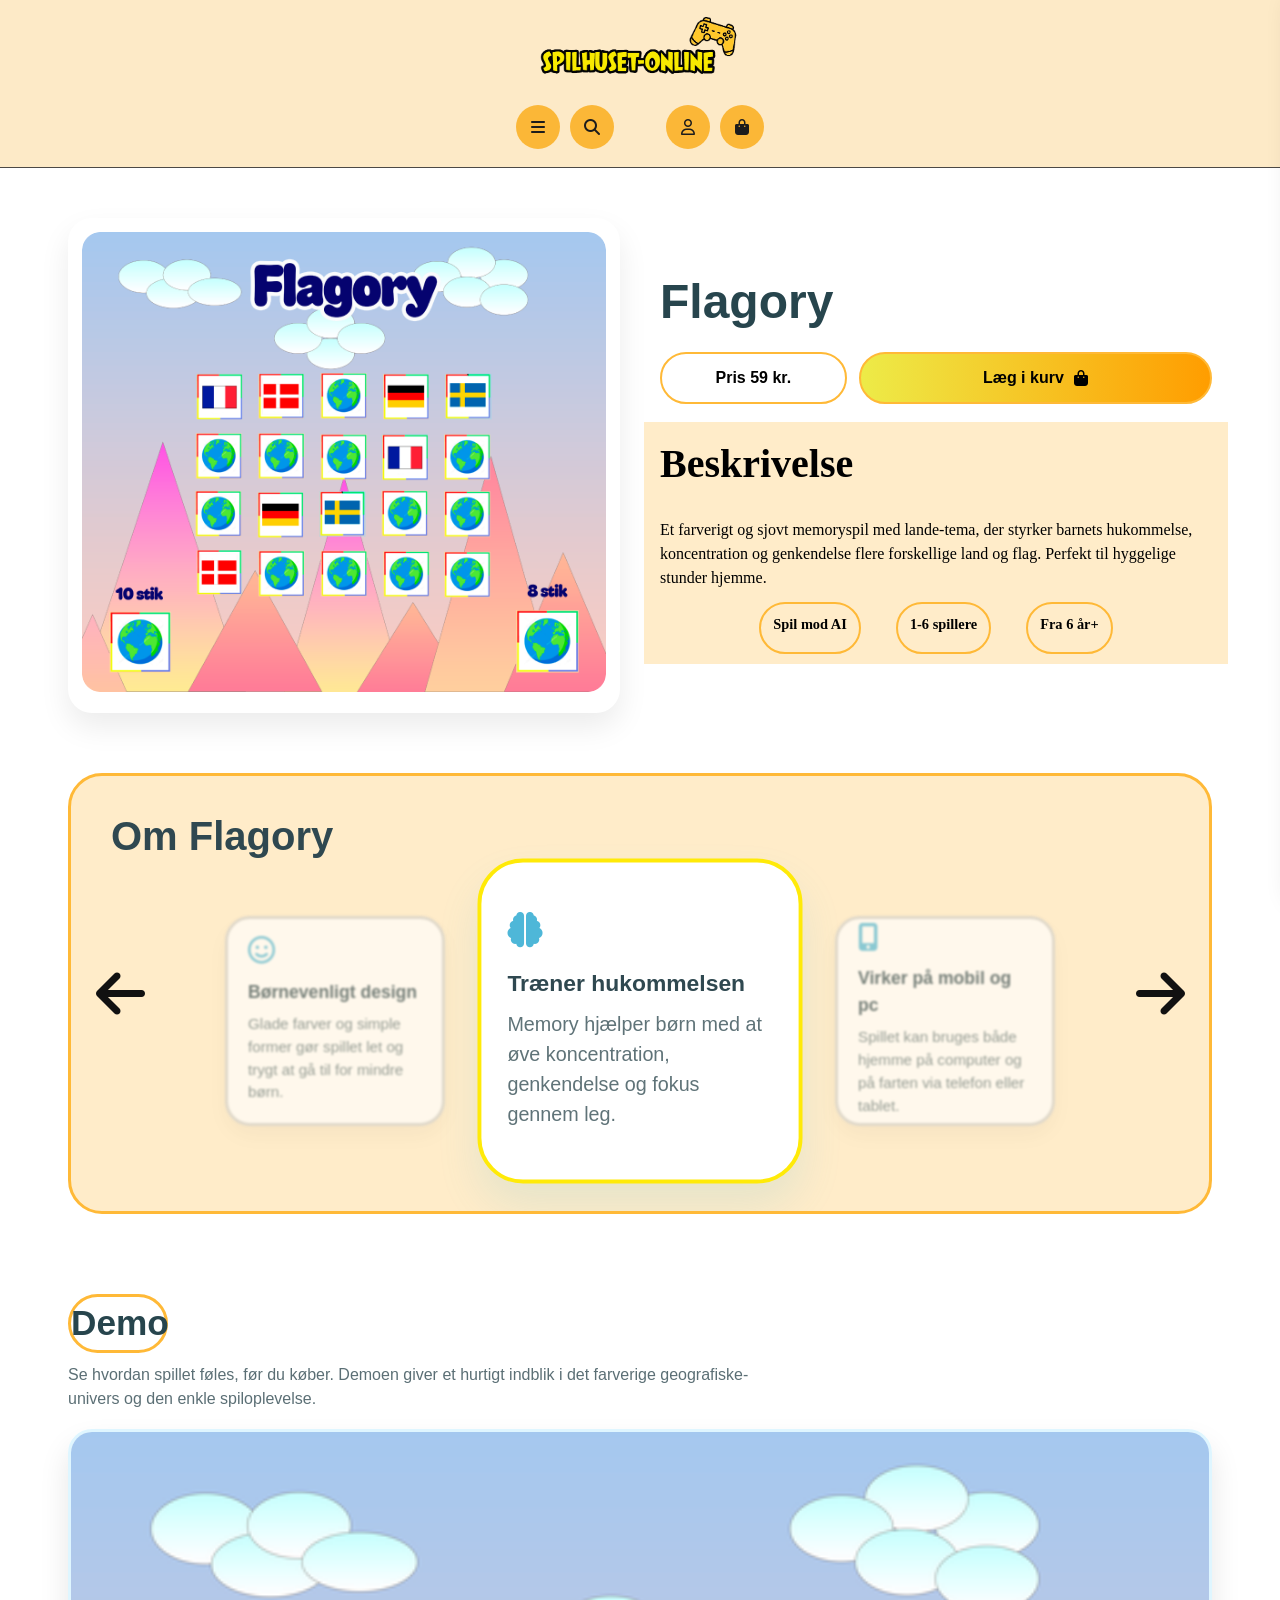
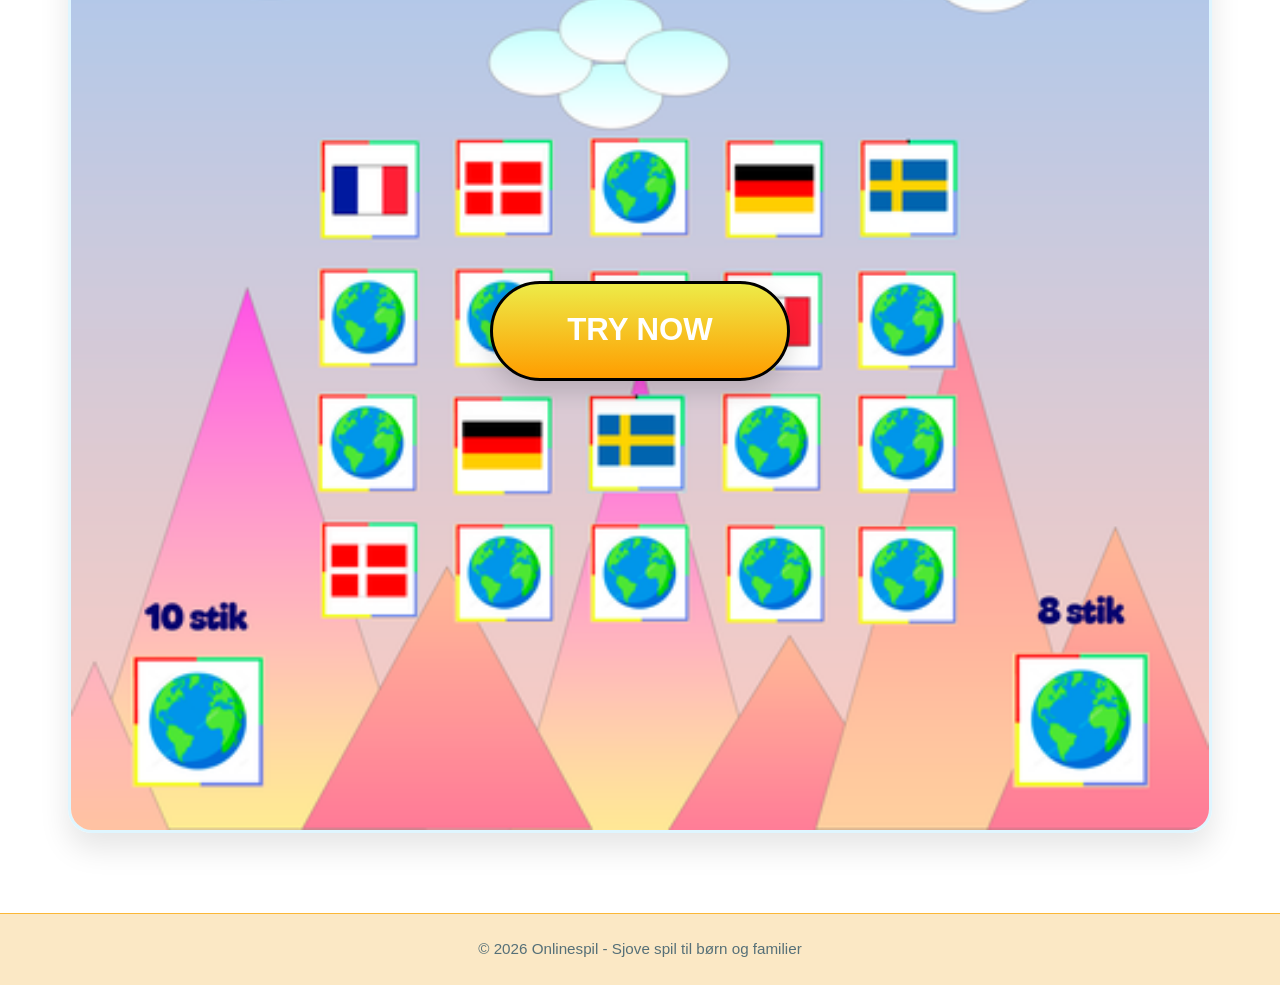
<file: index.html>
<!DOCTYPE html>
<html lang="da">
<head>
  <meta charset="UTF-8">
  <meta name="viewport" content="width=device-width, initial-scale=1.0">
  <title>Onlineshop - Flagory</title>

  <!-- CSS -->
  <link rel="stylesheet" href="style.css">

  <!-- Ikoner -->
  <link rel="stylesheet" href="https://cdnjs.cloudflare.com/ajax/libs/font-awesome/6.5.0/css/all.min.css">
</head>
<body>

<!-- Overlay til sidebar -->
<div class="overlay" id="overlay"></div>

<!-- Sidebar / kurv -->
<aside class="cart-sidebar" id="cartSidebar">
  <div class="cart-header">
    <h2>Din kurv</h2>
    <button class="close-cart" id="closeCart">
      <i class="fa-solid fa-xmark"></i>
    </button>
  </div>

  <div class="cart-content">
    <div class="cart-item">
      <img src="img.png" height="506" width="576"/>
      <div class="cart-item-info">
        <h3>Flagory</h3>
        <span>59 kr.</span>
      </div>
    </div>

    <div class="cart-summary">
      <p>I alt</p>
      <strong> 59 kr.</strong>
    </div>

    <button class="checkout-btn">Gå til betaling</button>
  </div>
</aside>

<!-- Header -->
<header class="site-header">
  <div class="header-inner">
    <div class="header-left">
      <img src="logo færdig.png" width="250" hight="250"/>
    </div>

    <div class="header-center">
      <button class="header-icon-btn" aria-label="Menu">
        <i class="fa-solid fa-bars"></i>
      </button>

      <button class="header-icon-btn" id="searchToggle" aria-label="Søg">
        <i class="fa-solid fa-magnifying-glass"></i>
      </button>

      <div class="header-search-pill" id="searchBox">
        <input type="text" id="searchInput" placeholder="Søg efter spil...">
      </div>

      <button class="header-icon-btn" aria-label="Min konto">
        <i class="fa-regular fa-user"></i>
      </button>

      <button class="header-icon-btn" id="openCart" aria-label="Kurv">
        <i class="fa-solid fa-bag-shopping"></i>
      </button>
    </div>
  </div>
</header>

<!-- Hero / produkt -->
<main>
  <section class="hero-section">
    <div class="hero-text">
      <h1>Flagory</h1>

      <div class="product-meta">
        <span class="price">Pris 59 kr.</span>

        <button class="badge" id="addToCart" type="button">
          <span>Læg i kurv</span>
          <i class="fa-solid fa-bag-shopping"></i>
        </button>
      </div>

      <h2 class="description">
        Beskrivelse
      </h2>

      <p class="description">
        Et farverigt og sjovt memoryspil med lande-tema, der styrker barnets hukommelse,
        koncentration og genkendelse flere forskellige land og flag. Perfekt til hyggelige stunder hjemme.
      </p>
      <div class="info-badges">
        <span class="info-badge">Spil mod AI</span>
        <span class="info-badge">1-6 spillere</span>
        <span class="info-badge">Fra 6 år+</span>
      </div>
    </div>

    <div class="hero-image-card">
      <img src="img.png" height="506" width="576"/>
    </div>
  </section>

  <!-- Info-sektion -->
  <section class="benefits-section">

    <div class="benefits-shell">
      <h2 class="benefits-title">Om Flagory</h2>
      <button class="arrow-btn arrow-left" id="prevBenefit" aria-label="Forrige">
        <i class="fa-solid fa-arrow-left"></i>
      </button>

      <div class="benefits-track" id="benefitsSlider">
        <div class="benefit-card">
          <i class="fa-regular fa-face-smile"></i>
          <h3>Børnevenligt design</h3>
          <p>Glade farver og simple former gør spillet let og trygt at gå til for mindre børn.</p>
        </div>

        <div class="benefit-card active">
          <i class="fa-solid fa-brain"></i>
          <h3>Træner hukommelsen</h3>
          <p>Memory hjælper børn med at øve koncentration, genkendelse og fokus gennem leg.</p>
        </div>

        <div class="benefit-card">
          <i class="fa-solid fa-mobile-screen-button"></i>
          <h3>Virker på mobil og pc</h3>
          <p>Spillet kan bruges både hjemme på computer og på farten via telefon eller tablet.</p>
        </div>
      </div>

      <button class="arrow-btn arrow-right" id="nextBenefit" aria-label="Næste">
        <i class="fa-solid fa-arrow-right"></i>
      </button>
    </div>
  </section>

  <!-- Demo-sektion -->
  <section class="demo-section">
    <div class="demo-text">
      <h2>Demo</h2>
      <p>
        Se hvordan spillet føles, før du køber. Demoen giver et hurtigt indblik i det farverige
        geografiske-univers og den enkle spiloplevelse.
      </p>
    </div>

    <div class="demo-image-wrapper">
      <img src="playbuttom_n.png"/>
      <a href="spil.html" class="play-demo-btn" aria-label="Spil demo">
        <h1>
          TRY NOW
        </h1>
      </a>
    </div>
  </section>
</main>

<!-- Footer -->
<footer class="site-footer">
  <p>© 2026 Onlinespil - Sjove spil til børn og familier</p>
</footer>

<!-- JavaScript -->
<script src="script.js"></script>

</body>
</html>
</file>
<file: style.css>
* {
    margin: 0;
    padding: 0;
    box-sizing: border-box;
}

body {
    font-family: Arial, sans-serif;
    background: #ffffff;
    color: #2f3a3d;
    line-height: 1.5;
}

/* HEADER */
.site-header {
    position: sticky;
    top: 0;
    z-index: 1000;
    background: rgb(253, 234, 199);
    backdrop-filter: blur(8px);
    border-bottom: 1px solid #4c4946;
    padding: 12px 16px;

}

.header-inner {
    max-width: 1400px;
    margin: 0 auto;
    display: flex;
    flex-direction: column;
    align-items: center;
    gap: 10px;
}

.header-left {
    display: flex;
    justify-content: center;
    width: 100%;
    margin-bottom: -45px;
    margin-top: -45px;
}

.logo {
    font-size: 1.5rem;
    font-weight: 800;
    color: #fdb837;
    white-space: nowrap;
    text-align: center;
}

.header-center {
    display: flex;
    align-items: center;
    justify-content: center;
    gap: 10px;
    min-width: 0;
    flex-wrap: nowrap;
    width: 100%;
}

.header-icon-btn {
    width: 44px;
    height: 44px;
    border: none;
    border-radius: 50%;
    background: #fbb737;
    color: #1c1c1c;
    font-size: 1rem;
    display: flex;
    align-items: center;
    justify-content: center;
    cursor: pointer;
    transition: 0.25s ease;
    flex-shrink: 0;
}

.header-icon-btn:hover {
    transform: translateY(-2px);
    box-shadow: 0 8px 18px rgba(0, 0, 0, 0.10);
}

.header-search-pill {
    height: 42px;
    border-radius: 999px;
    background: #d8d8d8;
    display: flex;
    align-items: center;
    padding: 0 16px;
    width: 0;
    max-width: 0;
    overflow: hidden;
    opacity: 0;
    transition: all 0.3s ease;
    flex: 0 0 auto;
}

.header-search-pill.active {
    width: min(950px, 100%);
    max-width: 950px;
    flex: 1 1 auto;
    opacity: 1;
}

.header-search-pill input {
    width: 100%;
    border: none;
    outline: none;
    background: transparent;
    font-size: 0.95rem;
    color: #2f3a3d;
}

.header-search-pill input::placeholder {
    color: #666;
}

/* HERO */
.hero-section {
    display: grid;
    grid-template-columns: 1fr;
    gap: 24px;
    padding: 28px 16px 20px;
    max-width: 1200px;
    margin: 0 auto;
}

.hero-text {
    order: 2;
}

.tag {
    display: inline-block;
    color: #847100;
    padding: 8px 14px;
    border-radius: 999px;
    font-size: 0.85rem;
    font-weight: 700;
    margin-bottom: 14px;
}

.hero-text h1 {
    font-size: 2rem;
    margin-bottom: 14px;
    color: #27454d;
}

.product-meta {
    display: flex;
    gap: 12px;
    align-items: stretch;
    margin-bottom: 18px;
}

.price {
    flex: 1;
    display: flex;
    align-items: center;
    justify-content: center;
    text-align: center;
    font-size: 1rem;
    padding: 10px 12px;
    font-weight: 800;
    color: #000000;
    border-radius: 999px;
    border: 2px solid #ffb937;
    min-height: 52px;
    white-space: nowrap;
}

.badge {
    flex: 2;
    display: flex;
    align-items: center;
    justify-content: center;
    gap: 10px;
    background: linear-gradient(to right, #EDEB48, #FF9D00);
    color: #000000;
    border-radius: 999px;
    font-size: 1rem;
    padding: 10px 16px;
    font-weight: 700;
    border: 2px solid #ffb937;
    min-height: 52px;
    cursor: pointer;
    transition: 0.2s ease;
    white-space: nowrap;
}

h2.description {
    font-family: "Comic Sans MS";
    font-size: 40px;
}

.description {
    width: calc(100% + 32px);
    margin-left: -16px;
    margin-right: -16px;
    font-size: 1rem;
    background: #ffecc9;
    color: black;
    padding: 12px 16px;
    font-family: "Comic Sans MS";
}

.info-badges {
    width: calc(100% + 32px);
    margin-left: -16px;
    margin-right: -16px;
    justify-content: center;
    background: #ffecc9;
    padding-bottom: 10px;
    display: flex;
    gap: 35px;
    flex-wrap: wrap; /* gør det responsivt */
}

.info-badge {
    color: #000;
    padding: 10px 16px;
    border-radius: 999px;
    font-weight: 700;
    font-size: 0.9rem;
    font-family: "Comic Sans MS";
    white-space: nowrap;
    padding: 10px 12px;
    font-weight: 800;
    color: #000000;
    border-radius: 999px;
    border: 2px solid #ffb937;
    min-height: 52px;
    white-space: nowrap;
}

.badge:hover {
    transform: translateY(-2px);
    box-shadow: 0 8px 18px rgba(0, 0, 0, 0.12);
}

.badge i {
    font-size: 1rem;
}

.hero-image-card {
    order: 1;
    border-radius: 24px;
    padding: 14px;
    box-shadow: 0 14px 30px rgba(0, 0, 0, 0.08);

    width: 100%;
}

.hero-image-card img {
    width: 100%;
    height: 100%;
    object-fit: cover;
    border-radius: 18px;
}

/* BENEFITS */
.benefits-section {
    max-width: 1200px;
    margin: 10px auto 0;
    padding: 30px 16px 20px;
}

.benefits-title {
    font-size: 2.5rem;
    color: #2f4850;
    margin-bottom: 20px;
    position: absolute;
    top: 30px;
    left: 40px;
}

.benefits-shell {
    position: relative;
    border: 3px solid #FFB937;
    border-radius: 50px;
    background: #FFECC9;
    border-radius: 34px;
    padding: 40px 70px;
    min-height: 320px;
    display: flex;
    align-items: center;
    justify-content: center;
    overflow: hidden;
}

.benefits-track {
    display: flex;
    align-items: center;
    justify-content: center;
    gap: 70px;
    width: 100%;
    margin-top: 80px;
    margin-bottom: 25px;
}

.benefit-card {
   filter: blur(1px);
    width: 220px;
    max-height: 210px;
    background: #ffffff;
    border-radius: 25px;
    padding: 24px 20px;
    box-shadow: 0 10px 24px rgba(0, 0, 0, 0.06);
    transition: transform 0.35s ease, opacity 0.35s ease, box-shadow 0.35s ease, border 0.35s ease;
    opacity: 0.65;
    transform: scale(1);
    display: flex;
    flex-direction: column;
    justify-content: center;
    position: relative;
    border: 3px solid #D0CFCB;

}

.benefit-card.active {
    filter: blur(0);
    position: relative;
    border: 3px solid #FFEA08;
    border-radius: 35px;
    width: 250px;
    min-height: 250px;
    opacity: 1;
    transform: scale(1.3);
    box-shadow: 0 18px 32px rgba(78, 183, 216, 0.14);
}

.benefit-card i {
    font-size: 1.7rem;
    color: #4eb7d8;
    margin-bottom: 14px;

}

.benefit-card h3 {
    font-size: 1.1rem;
    margin-bottom: 8px;
    color: #2f4850;
}

.benefit-card p {
    color: #5f7378;
    font-size: 0.95rem;
}

.arrow-btn {
    position: absolute;
    top: 50%;
    transform: translateY(-50%);
    width: 62px;
    height: 62px;
    border: none;
    border-radius: 50%;
    background: none;
    color: #111;
    font-size: 3.5rem;
    cursor: pointer;
    transition: 0.25s ease;
    z-index: 5;
    display: flex;
    align-items: center;
    justify-content: center;
}

.arrow-btn:hover {
    transform: translateY(-50%) scale(1.08);
}

.arrow-left {
    left: 18px;
}

.arrow-right {
    right: 18px;
}

/* DEMO */
.demo-section {
    max-width: 1200px;
    margin: 0 auto;
    padding: 40px 16px 60px;
}

.demo-text {
    margin-bottom: 18px;

}

.demo-text h2 {
    font-size: 1.7rem;
    margin-bottom: 10px;
    color: #27454d;
    border: 3px solid #FFB937;
    border-radius: 50px;
    white-space: nowrap;
    max-width: 100px;
    text-align: center;
}

.demo-text p {
    color: #5b6f75;
    max-width: 700px;

}

.demo-image-wrapper {
    position: relative;
    overflow: hidden;
    border-radius: 24px;
    box-shadow: 0 16px 30px rgba(0, 0, 0, 0.10);
    border: 3px solid #dff6ff;
}

.demo-image-wrapper img {
    width: 100%;
    display: block;
    min-height: 260px;
    object-fit: cover;
}

.play-demo-btn {
    position: absolute;
    top: 50%;
    left: 50%;
    transform: translate(-50%, -50%);

    width: 300px;
    height: 100px;

    display: flex;
    justify-content: center;
    align-items: center;


    border: 3px solid black;
    border-radius: 50px;
    background: linear-gradient(#EDEB48, #FF9D00);
    color: white;
    font-size: 1.3rem;
    cursor: pointer;

    box-shadow: 0 10px 24px rgba(0, 0, 0, 0.15);
    transition: all 0.25s ease;
    backdrop-filter: blur(6px);
    text-decoration: none;
}

.play-demo-btn i {
    margin-left: 3px;
}
.play-demo-btn:hover {
    transform: translate(-50%, -50%) scale(1.12);
    box-shadow: 0 0 20px rgba(255, 247, 184, 0.8),
    0 12px 30px rgba(0, 0, 0, 0.25);
}

/* FOOTER */
.site-footer {
    text-align: center;
    padding: 24px 16px;
    background: #fbe8c5;
    border-top: 1px solid #fbb737;
    color: #567078;
    font-size: 0.95rem;
}

/* OVERLAY */
.overlay {
    position: fixed;
    inset: 0;
    background: rgba(0, 0, 0, 0.35);
    opacity: 0;
    visibility: hidden;
    transition: 0.3s ease;
    z-index: 1200;
}

.overlay.active {
    opacity: 1;
    visibility: visible;
}

/* SIDEBAR */
.cart-sidebar {
    position: fixed;
    top: 0;
    right: -380px;
    width: 100%;
    max-width: 360px;
    height: 100vh;
    background: #ffffff;
    box-shadow: -8px 0 25px rgba(0, 0, 0, 0.14);
    z-index: 1300;
    transition: right 0.3s ease;
    display: flex;
    flex-direction: column;
}

.cart-sidebar.active {
    right: 0;
}

.cart-header {
    display: flex;
    align-items: center;
    justify-content: space-between;
    padding: 18px 18px;
    border-bottom: 1px solid #fbb737;
}

.cart-header h2 {
    font-size: 1.3rem;
    color: #27454d;
}

.close-cart {
    border: none;
    background: transparent;
    font-size: 1.3rem;
    cursor: pointer;
    color: #444;
}

.cart-content {
    padding: 18px;
    display: flex;
    flex-direction: column;
    gap: 20px;
}

.cart-item {
    display: flex;
    gap: 14px;
    align-items: center;
    background: #fbb737;
    border-radius: 18px;
    padding: 12px;
}

.cart-item img {
    width: 80px;
    height: 80px;
    border-radius: 14px;
    object-fit: cover;
}

.cart-item-info h3 {
    font-size: 1rem;
    margin-bottom: 4px;
    color: #2f4850;
}

.cart-item-info p {
    font-size: 0.9rem;
    color: #666;
    margin-bottom: 6px;
}

.cart-item-info span {
    font-weight: 700;
    color: #53b96c;
}

.cart-summary {
    display: flex;
    justify-content: space-between;
    align-items: center;
    font-size: 1rem;
    padding-top: 6px;
    border-top: 1px solid #f9b637;
    color: #2f4850;
}

.checkout-btn {
    border: none;
    padding: 14px;
    border-radius: 14px;
    background: linear-gradient(135deg, #EDEB48, #FF9D00);
    color: black;
    font-size: 1rem;
    font-weight: 700;
    cursor: pointer;
}

/* TABLET */
@media (max-width: 900px) {
    .benefits-shell {
        padding: 36px 60px;
    }

    .benefit-card {
        width: 190px;
        min-height: 175px;
        padding: 20px 16px;
    }

    .benefit-card.active {
        width: 220px;
        min-height: 195px;
    }
}

/* MOBIL */
@media (max-width: 767px) {
    .site-header {
        padding: 10px 12px;
    }

    .logo {
        font-size: 1.25rem;
    }

    .header-center {
        gap: 8px;
    }

    .header-icon-btn {
        width: 40px;
        height: 40px;
        font-size: 0.95rem;
    }

    .header-search-pill {
        height: 40px;
        width: 180px;
        max-width: 180px;
        min-width: 0;
        padding: 0 12px;
        flex: 0 0 180px;
    }

    .header-search-pill input {
        font-size: 0.85rem;
    }

    .hero-text h1 {
        font-size: 1.8rem;
    }

    .price {
        flex: 1;
        font-size: 0.85rem;
        min-height: 46px;
        padding: 8px 10px;
    }

    .badge {
        flex: 2;
        font-size: 0.85rem;
        min-height: 46px;
        padding: 8px 10px;
        gap: 8px;
    }
    .benefits-title {
        font-size: 1.6rem;
    }

    .benefits-shell {
        padding: 20px 16px;
        min-height: 260px;
    }

    .benefits-track {
        position: relative;
        width: 100%;
        min-height: 190px;
        display: block;
    }

    .benefit-card {
        display: none;
        width: 100%;
        max-width: 290px;
        min-height: 190px;
        margin: 0 auto;
        padding: 24px 20px;
        opacity: 1;
        transform: none;
    }

    .benefit-card.active {
        display: flex;
        width: 100%;
        max-width: 250px;
        min-height: 190px;
    }

    .arrow-btn {
        width: 48px;
        height: 48px;
        font-size: 2.5rem;
        top: 50%;
        transform: translateY(-50%);
        z-index: 10;
    }

    .arrow-btn:hover {
        transform: translateY(-50%) scale(1.05);
    }

    .arrow-left {
        left: 10px;
    }

    .arrow-right {
        right: 10px;
    }

    .arrow-left:hover,
    .arrow-right:hover {
        transform: translateY(-50%) scale(1.05);
    }
}

/* DESKTOP */
@media (min-width: 768px) {
    .site-header {
        padding: 18px 28px;
    }

    .logo {
        font-size: 1.6rem;
    }

    .hero-section {
        grid-template-columns: 1fr 1fr;
        align-items: center;
        gap: 40px;
        padding: 50px 28px 20px;
    }

    .hero-text h1 {
        font-size: 3rem;
    }

    .benefits-section {
        padding: 30px 28px 20px;
    }

    .demo-section {
        padding: 60px 28px 80px;
    }

    .demo-text h2 {
        font-size: 2.2rem;
    }
}
</file>
